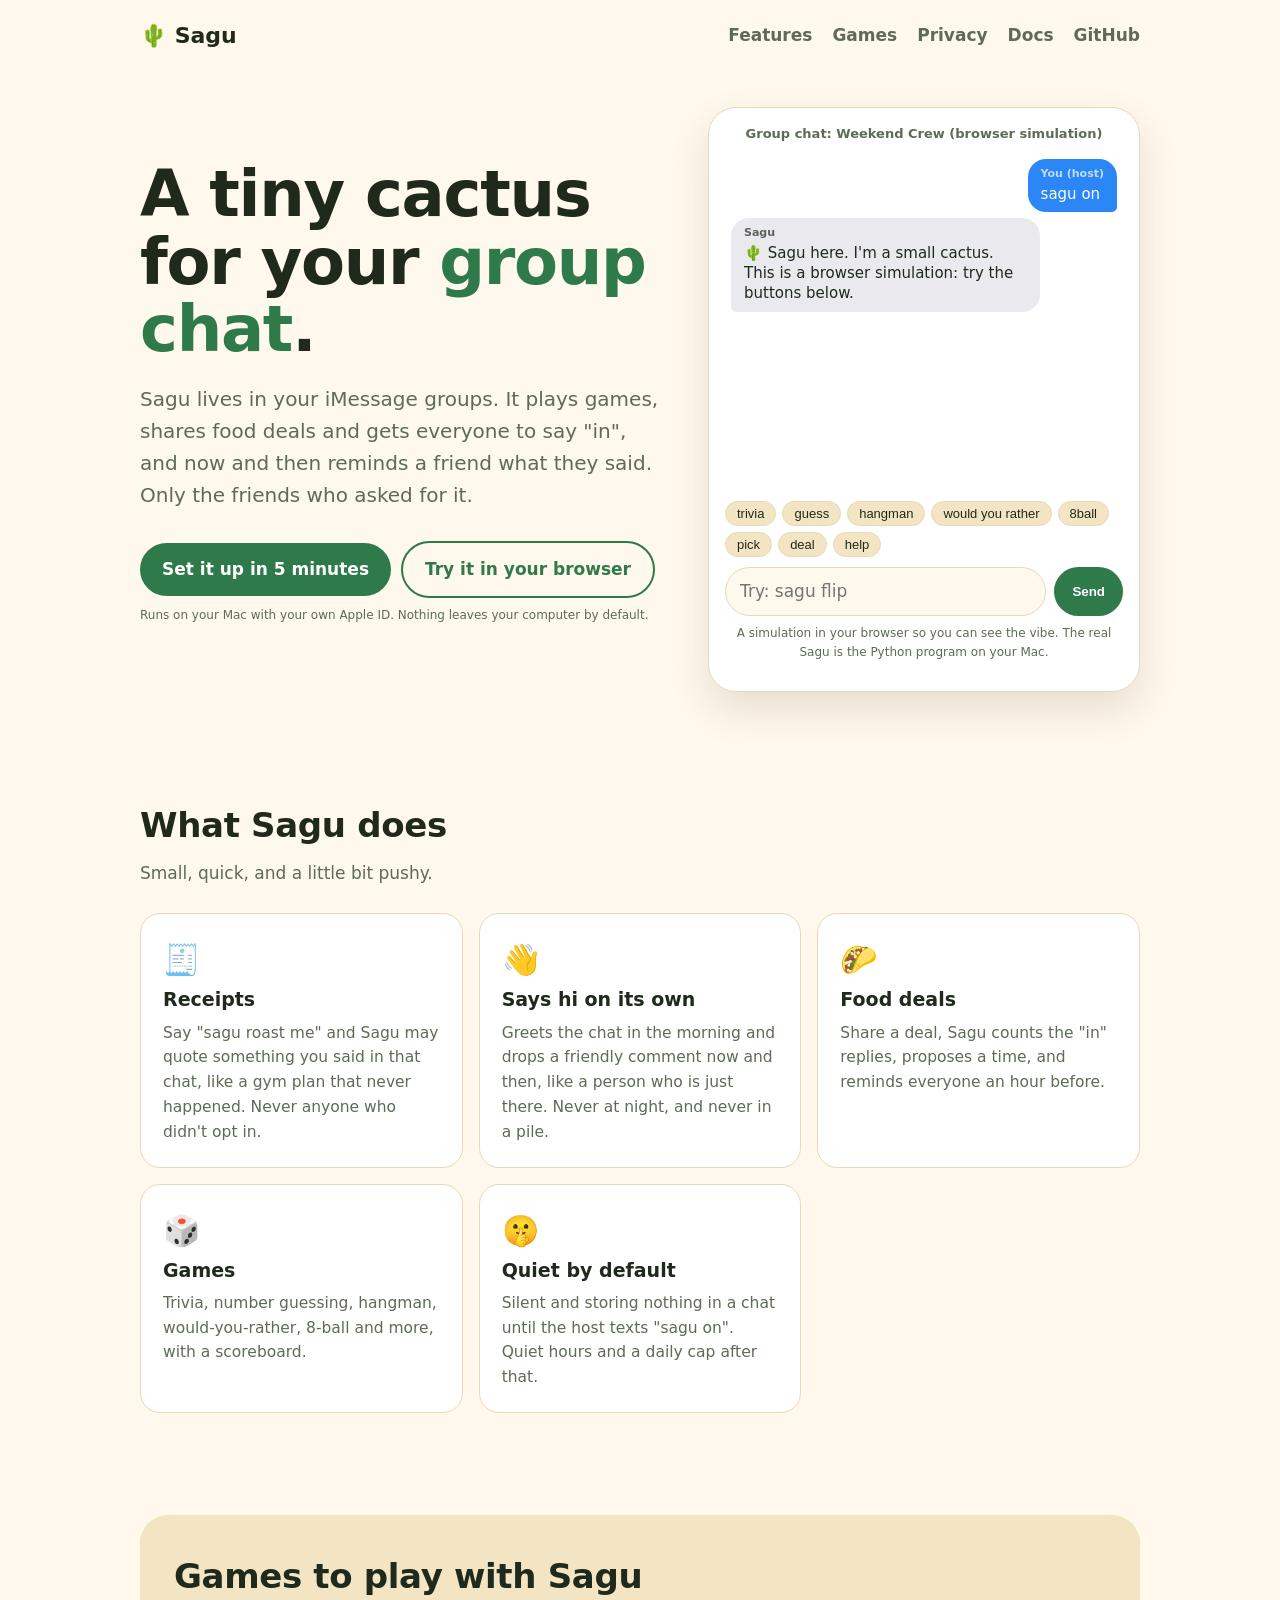
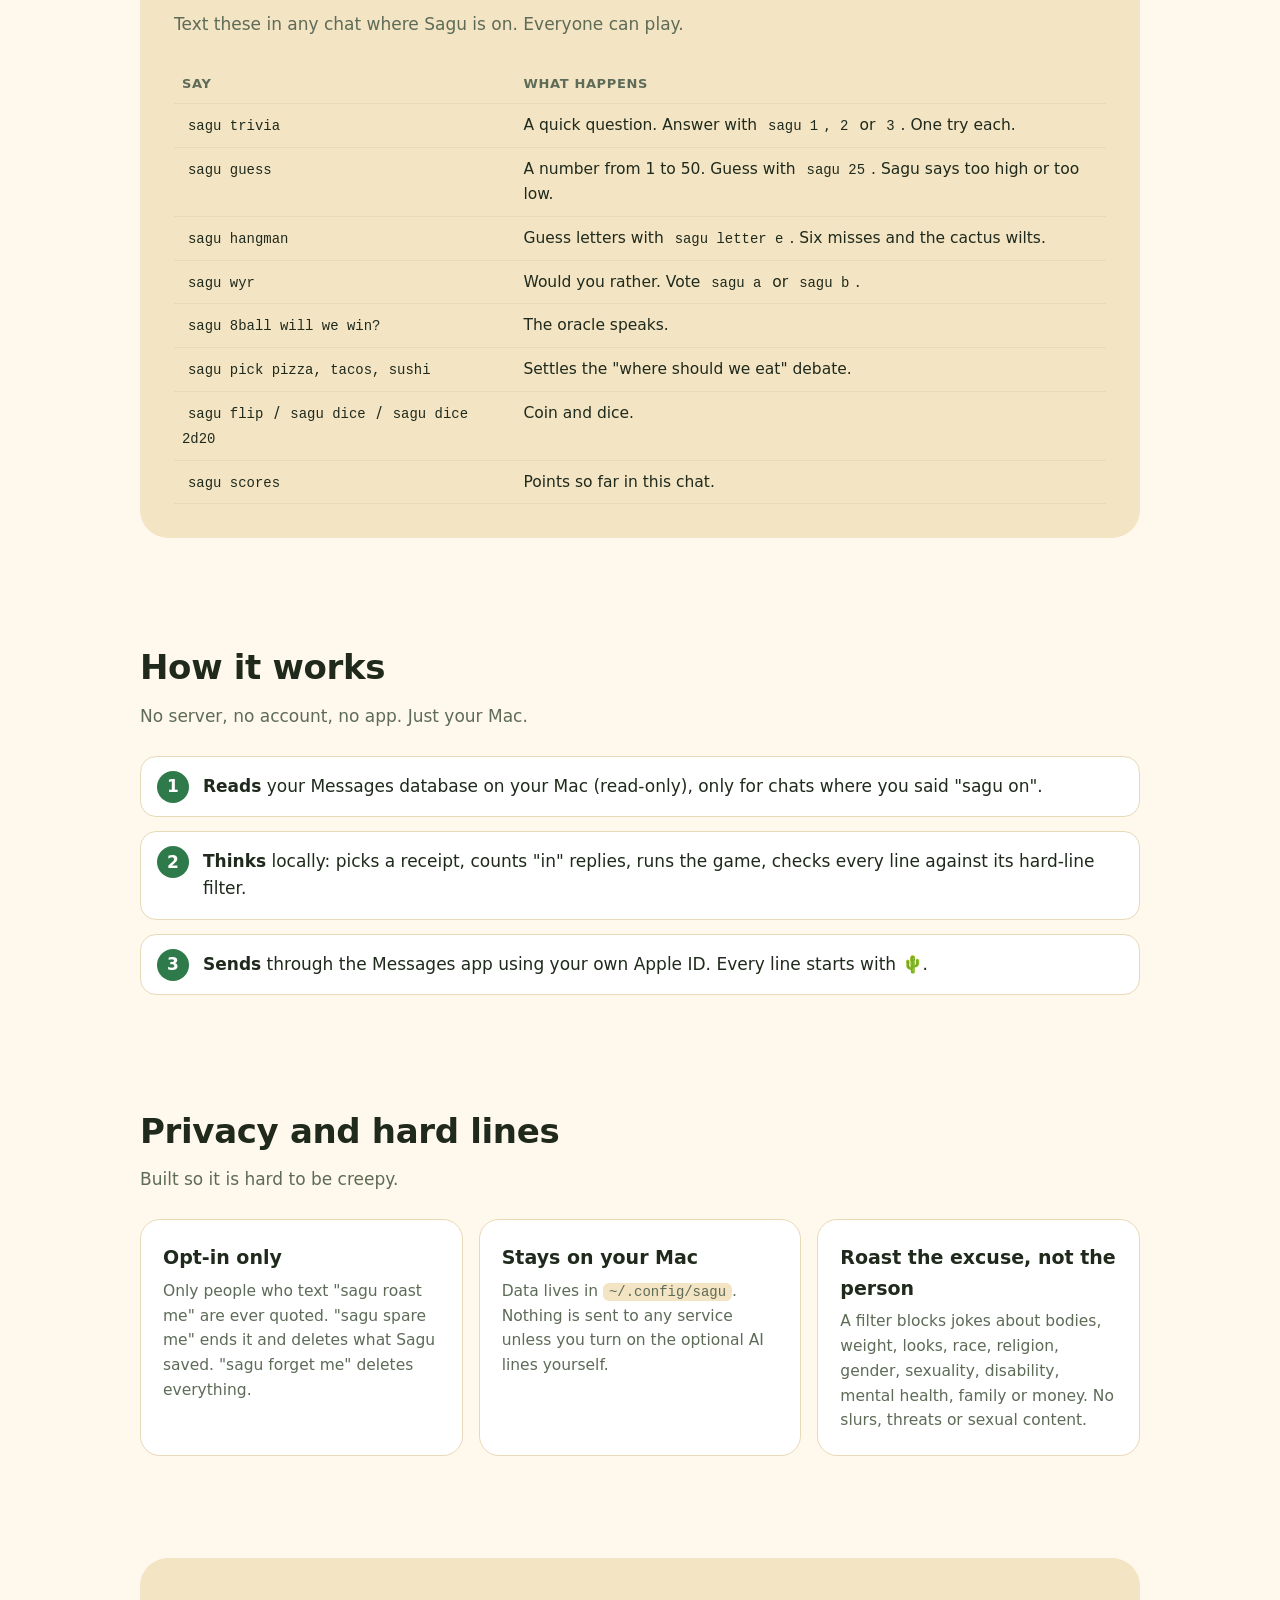
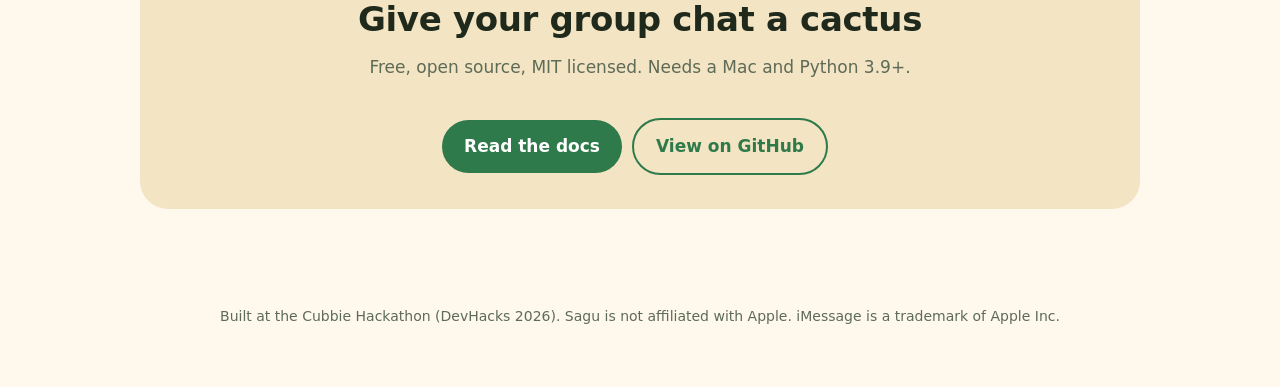
<file: site/index.html>
<!doctype html>
<html lang="en"><head><meta charset="utf-8"><meta name="viewport" content="width=device-width,initial-scale=1">
<title>Sagu - the cactus in your group chat</title>
<meta name="description" content="Sagu is a small cactus that lives in your iMessage group chats. It runs on your Mac, plays games, shares food deals, and quotes friends who asked for it.">
<link rel="icon" href="favicon.svg"><link rel="stylesheet" href="style.css"></head>
<body><div class="wrap">
<nav><a class="logo" href="./">🌵 Sagu</a><div><a class="l" href="#features">Features</a><a class="l" href="#games">Games</a><a class="l" href="#privacy">Privacy</a><a class="l" href="docs.html">Docs</a><a class="l" href="https://github.com/myselfsiddharth/sagu">GitHub</a></div></nav>
<header class="hero"><div>
<h1>A tiny cactus for your <em>group chat</em>.</h1>
<p class="lead">Sagu lives in your iMessage groups. It plays games, shares food deals and gets everyone to say "in", and now and then reminds a friend what they said. Only the friends who asked for it.</p>
<a class="btn" href="docs.html#install">Set it up in 5 minutes</a><a class="btn alt" href="#try">Try it in your browser</a>
<p class="note" style="text-align:left">Runs on your Mac with your own Apple ID. Nothing leaves your computer by default.</p></div>
<div class="phone" id="try"><h4>Group chat: Weekend Crew (browser simulation)</h4>
<div class="chat" id="chat"></div>
<div class="chips"><button data-say="sagu trivia">trivia</button><button data-say="sagu guess">guess</button><button data-say="sagu hangman">hangman</button><button data-say="sagu wyr">would you rather</button><button data-say="sagu 8ball will we win?">8ball</button><button data-say="sagu pick pizza, tacos, sushi">pick</button><button data-say="sagu deal: 2-for-1 tacos till Friday">deal</button><button data-say="sagu help">help</button></div>
<form class="send" id="send"><input id="msg" placeholder="Try: sagu flip" autocomplete="off" aria-label="message"><button>Send</button></form>
<p class="note">A simulation in your browser so you can see the vibe. The real Sagu is the Python program on your Mac.</p></div></header>

<section id="features"><h2>What Sagu does</h2><p class="sub">Small, quick, and a little bit pushy.</p>
<div class="grid">
<div class="card"><div class="emoji">🧾</div><h3>Receipts</h3><p>Say "sagu roast me" and Sagu may quote something you said in that chat, like a gym plan that never happened. Never anyone who didn't opt in.</p></div>
<div class="card"><div class="emoji">👋</div><h3>Says hi on its own</h3><p>Greets the chat in the morning and drops a friendly comment now and then, like a person who is just there. Never at night, and never in a pile.</p></div>
<div class="card"><div class="emoji">🌮</div><h3>Food deals</h3><p>Share a deal, Sagu counts the "in" replies, proposes a time, and reminds everyone an hour before.</p></div>
<div class="card"><div class="emoji">🎲</div><h3>Games</h3><p>Trivia, number guessing, hangman, would-you-rather, 8-ball and more, with a scoreboard.</p></div>
<div class="card"><div class="emoji">🤫</div><h3>Quiet by default</h3><p>Silent and storing nothing in a chat until the host texts "sagu on". Quiet hours and a daily cap after that.</p></div>
</div></section>

<section id="games"><div class="band"><h2>Games to play with Sagu</h2><p class="sub">Text these in any chat where Sagu is on. Everyone can play.</p>
<table><tr><th>Say</th><th>What happens</th></tr>
<tr><td><code>sagu trivia</code></td><td>A quick question. Answer with <code>sagu 1</code>, <code>2</code> or <code>3</code>. One try each.</td></tr>
<tr><td><code>sagu guess</code></td><td>A number from 1 to 50. Guess with <code>sagu 25</code>. Sagu says too high or too low.</td></tr>
<tr><td><code>sagu hangman</code></td><td>Guess letters with <code>sagu letter e</code>. Six misses and the cactus wilts.</td></tr>
<tr><td><code>sagu wyr</code></td><td>Would you rather. Vote <code>sagu a</code> or <code>sagu b</code>.</td></tr>
<tr><td><code>sagu 8ball will we win?</code></td><td>The oracle speaks.</td></tr>
<tr><td><code>sagu pick pizza, tacos, sushi</code></td><td>Settles the "where should we eat" debate.</td></tr>
<tr><td><code>sagu flip</code> / <code>sagu dice</code> / <code>sagu dice 2d20</code></td><td>Coin and dice.</td></tr>
<tr><td><code>sagu scores</code></td><td>Points so far in this chat.</td></tr></table></div></section>

<section id="how"><h2>How it works</h2><p class="sub">No server, no account, no app. Just your Mac.</p>
<ol class="steps"><li><b>Reads</b> your Messages database on your Mac (read-only), only for chats where you said "sagu on".</li>
<li><b>Thinks</b> locally: picks a receipt, counts "in" replies, runs the game, checks every line against its hard-line filter.</li>
<li><b>Sends</b> through the Messages app using your own Apple ID. Every line starts with 🌵.</li></ol></section>

<section id="privacy"><h2>Privacy and hard lines</h2><p class="sub">Built so it is hard to be creepy.</p>
<div class="grid">
<div class="card"><h3>Opt-in only</h3><p>Only people who text "sagu roast me" are ever quoted. "sagu spare me" ends it and deletes what Sagu saved. "sagu forget me" deletes everything.</p></div>
<div class="card"><h3>Stays on your Mac</h3><p>Data lives in <code>~/.config/sagu</code>. Nothing is sent to any service unless you turn on the optional AI lines yourself.</p></div>
<div class="card"><h3>Roast the excuse, not the person</h3><p>A filter blocks jokes about bodies, weight, looks, race, religion, gender, sexuality, disability, mental health, family or money. No slurs, threats or sexual content.</p></div>
</div></section>

<section><div class="band" style="text-align:center"><h2>Give your group chat a cactus</h2><p class="sub">Free, open source, MIT licensed. Needs a Mac and Python 3.9+.</p><a class="btn" href="docs.html#install">Read the docs</a><a class="btn alt" href="https://github.com/myselfsiddharth/sagu">View on GitHub</a></div></section>
<footer>Built at the Cubbie Hackathon (DevHacks 2026). Sagu is not affiliated with Apple. iMessage is a trademark of Apple Inc.</footer>
</div><script src="chat.js"></script></body></html>
</file>
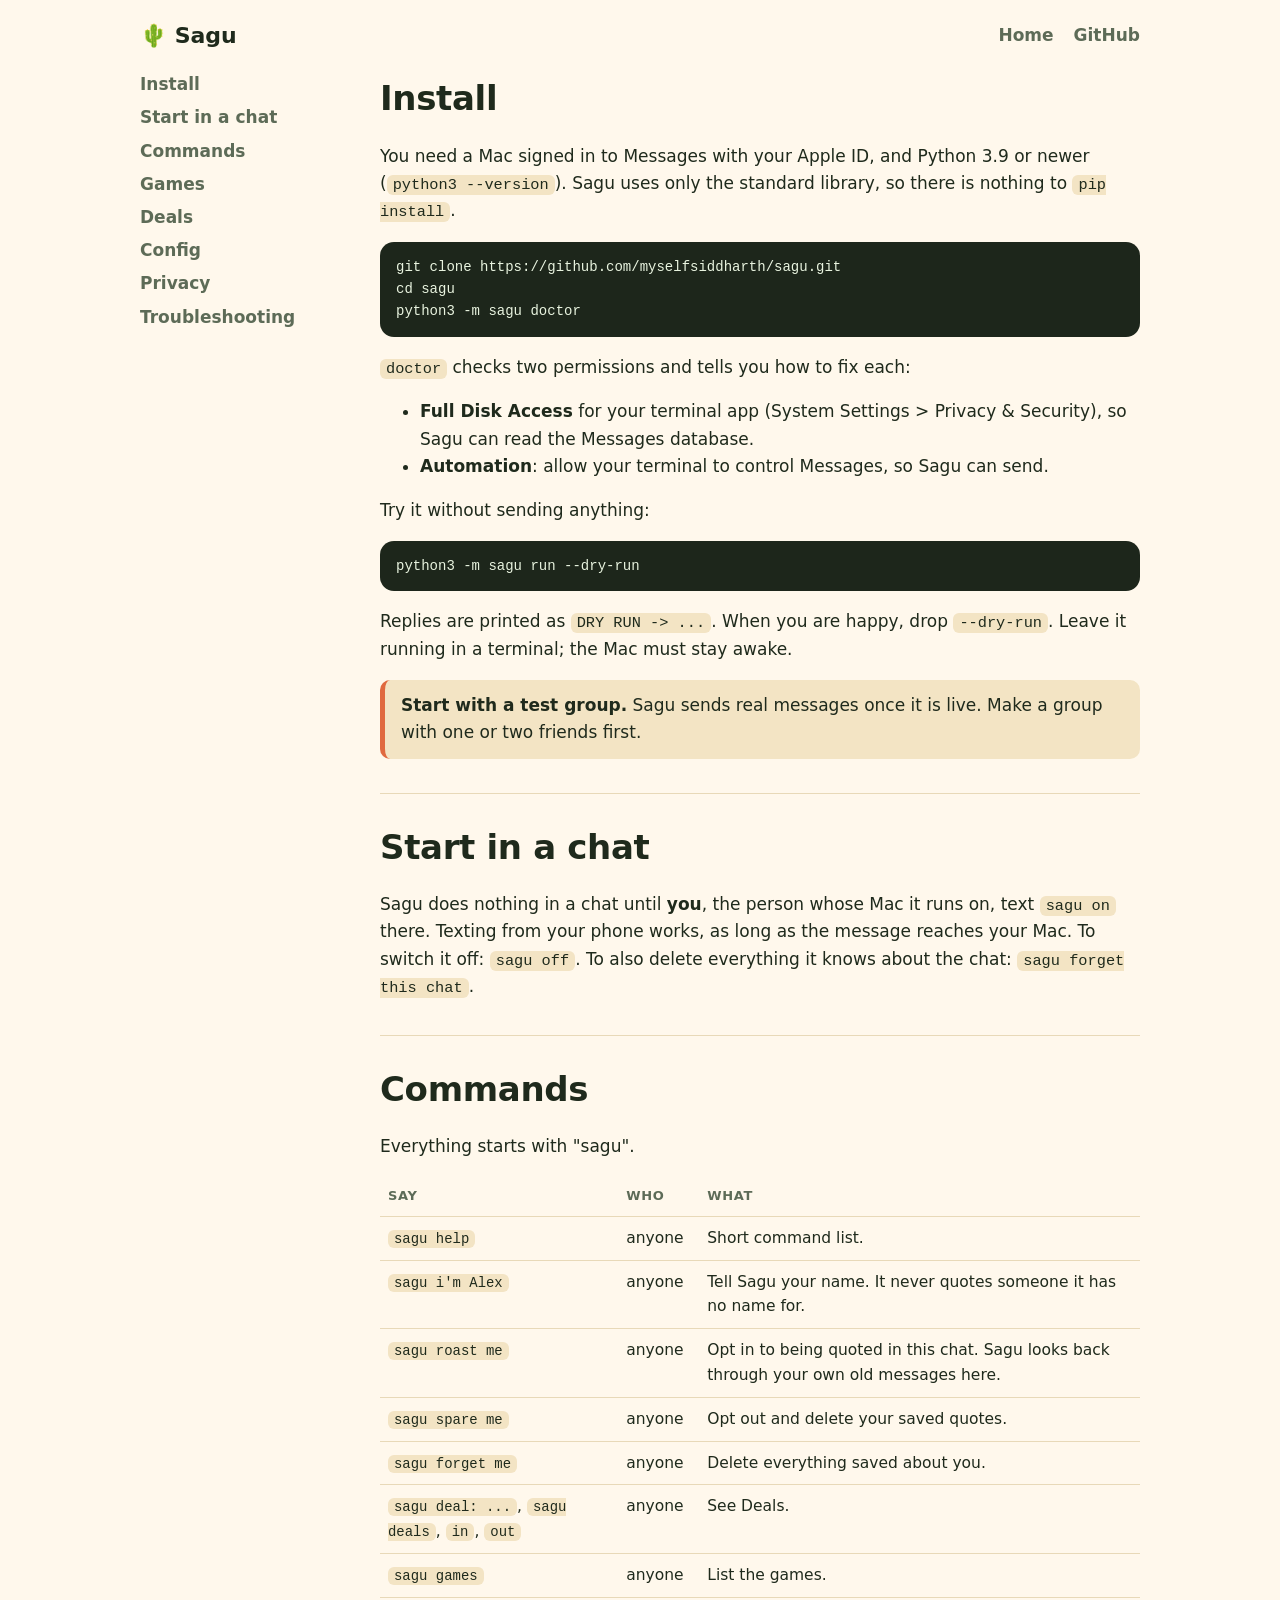
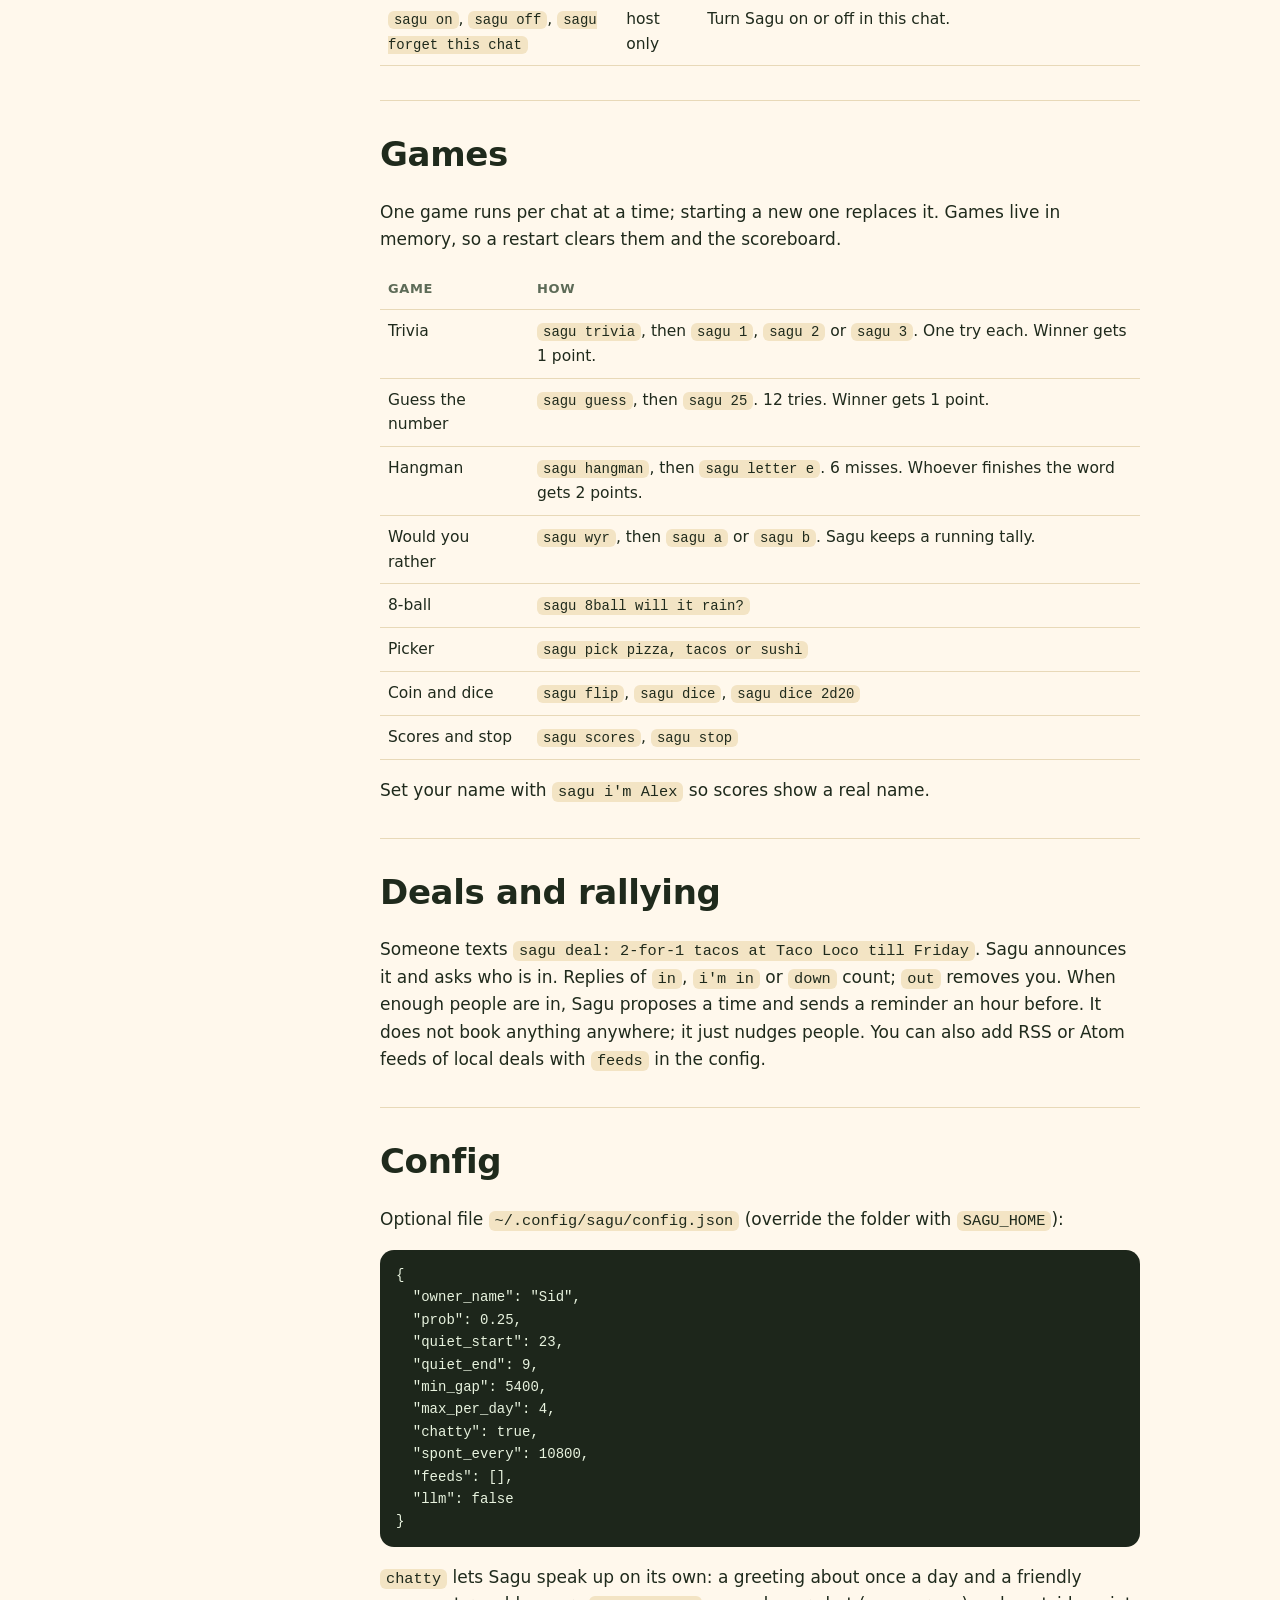
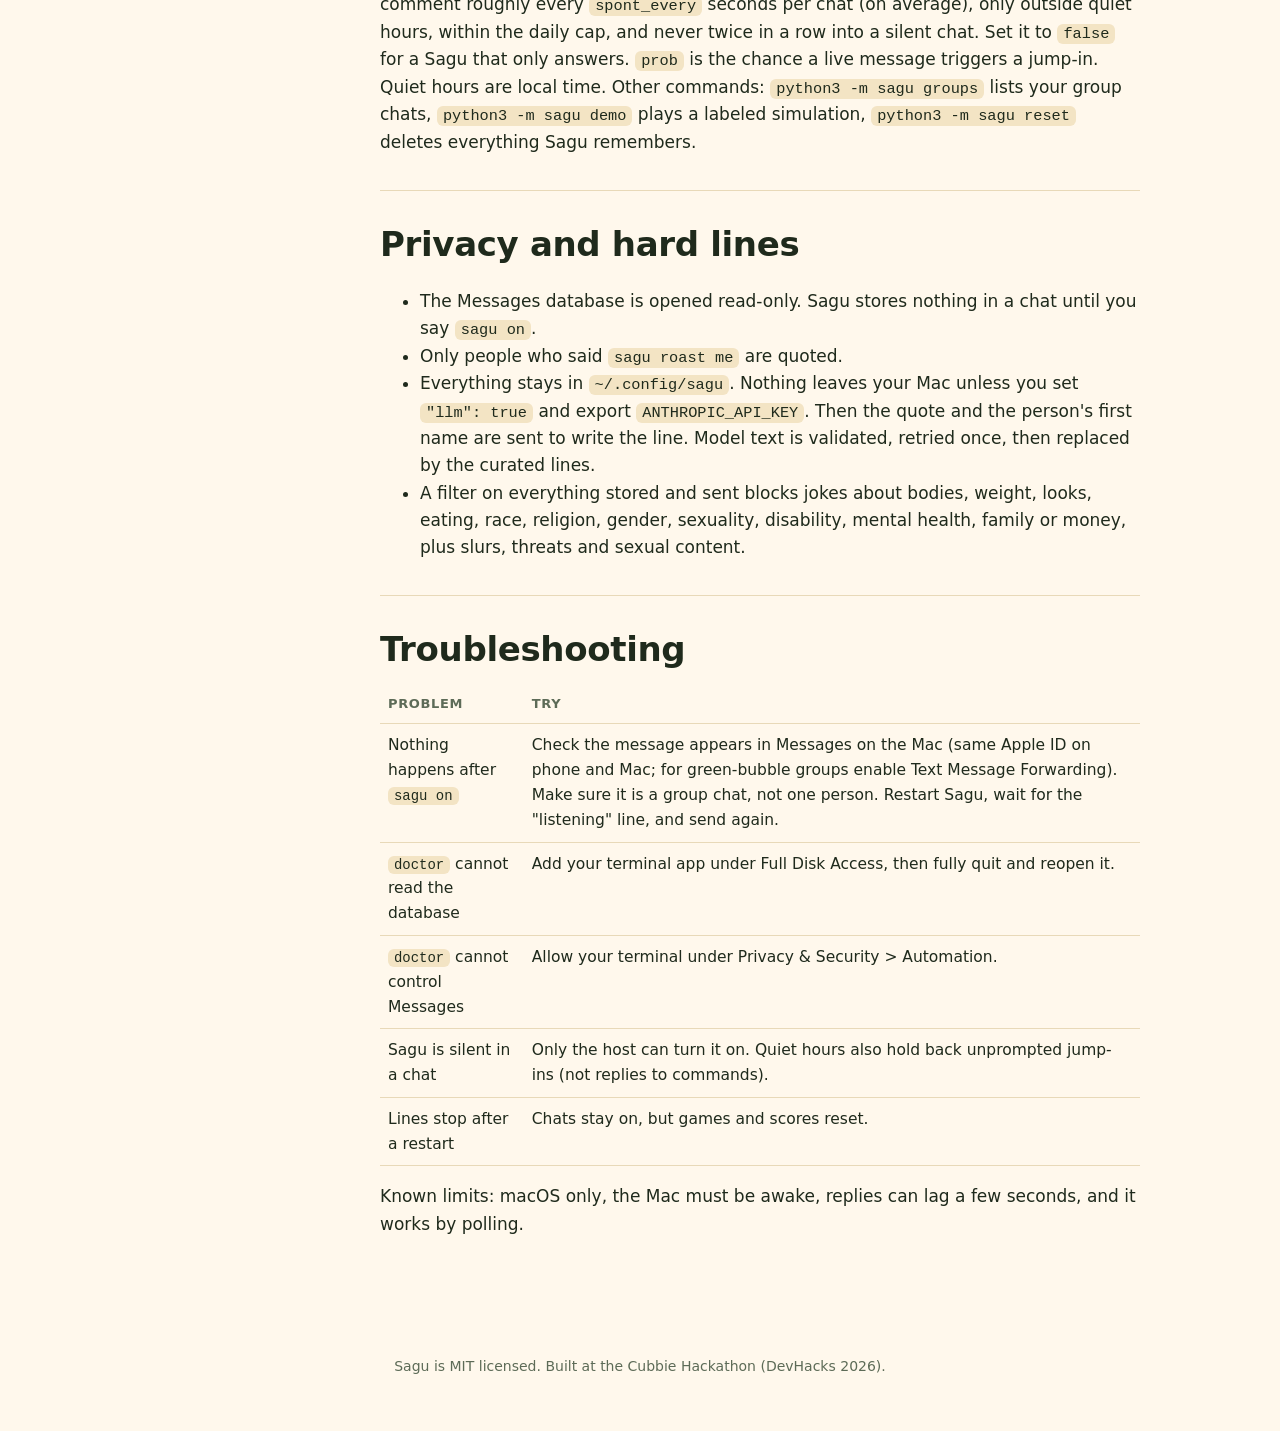
<file: site/docs.html>
<!doctype html>
<html lang="en"><head><meta charset="utf-8"><meta name="viewport" content="width=device-width,initial-scale=1">
<title>Sagu docs</title><meta name="description" content="Install and use Sagu: setup, commands, games, deals, privacy and troubleshooting.">
<link rel="icon" href="favicon.svg"><link rel="stylesheet" href="style.css"></head>
<body><div class="wrap">
<nav><a class="logo" href="./">🌵 Sagu</a><div><a class="l" href="./">Home</a><a class="l" href="https://github.com/myselfsiddharth/sagu">GitHub</a></div></nav>
<div class="docs"><aside class="toc"><a href="#install">Install</a><a href="#start">Start in a chat</a><a href="#commands">Commands</a><a href="#games">Games</a><a href="#deals">Deals</a><a href="#config">Config</a><a href="#privacy">Privacy</a><a href="#trouble">Troubleshooting</a></aside>
<main>
<h2 id="install">Install</h2>
<p>You need a Mac signed in to Messages with your Apple ID, and Python 3.9 or newer (<code>python3 --version</code>). Sagu uses only the standard library, so there is nothing to <code>pip install</code>.</p>
<pre>git clone https://github.com/myselfsiddharth/sagu.git
cd sagu
python3 -m sagu doctor</pre>
<p><code>doctor</code> checks two permissions and tells you how to fix each:</p>
<ul><li><b>Full Disk Access</b> for your terminal app (System Settings > Privacy &amp; Security), so Sagu can read the Messages database.</li>
<li><b>Automation</b>: allow your terminal to control Messages, so Sagu can send.</li></ul>
<p>Try it without sending anything:</p>
<pre>python3 -m sagu run --dry-run</pre>
<p>Replies are printed as <code>DRY RUN -&gt; ...</code>. When you are happy, drop <code>--dry-run</code>. Leave it running in a terminal; the Mac must stay awake.</p>
<div class="warn"><b>Start with a test group.</b> Sagu sends real messages once it is live. Make a group with one or two friends first.</div>

<h2 id="start">Start in a chat</h2>
<p>Sagu does nothing in a chat until <b>you</b>, the person whose Mac it runs on, text <code>sagu on</code> there. Texting from your phone works, as long as the message reaches your Mac. To switch it off: <code>sagu off</code>. To also delete everything it knows about the chat: <code>sagu forget this chat</code>.</p>

<h2 id="commands">Commands</h2>
<p>Everything starts with "sagu".</p>
<table><tr><th>Say</th><th>Who</th><th>What</th></tr>
<tr><td><code>sagu help</code></td><td>anyone</td><td>Short command list.</td></tr>
<tr><td><code>sagu i'm Alex</code></td><td>anyone</td><td>Tell Sagu your name. It never quotes someone it has no name for.</td></tr>
<tr><td><code>sagu roast me</code></td><td>anyone</td><td>Opt in to being quoted in this chat. Sagu looks back through your own old messages here.</td></tr>
<tr><td><code>sagu spare me</code></td><td>anyone</td><td>Opt out and delete your saved quotes.</td></tr>
<tr><td><code>sagu forget me</code></td><td>anyone</td><td>Delete everything saved about you.</td></tr>
<tr><td><code>sagu deal: ...</code>, <code>sagu deals</code>, <code>in</code>, <code>out</code></td><td>anyone</td><td>See Deals.</td></tr>
<tr><td><code>sagu games</code></td><td>anyone</td><td>List the games.</td></tr>
<tr><td><code>sagu on</code>, <code>sagu off</code>, <code>sagu forget this chat</code></td><td>host only</td><td>Turn Sagu on or off in this chat.</td></tr></table>

<h2 id="games">Games</h2>
<p>One game runs per chat at a time; starting a new one replaces it. Games live in memory, so a restart clears them and the scoreboard.</p>
<table><tr><th>Game</th><th>How</th></tr>
<tr><td>Trivia</td><td><code>sagu trivia</code>, then <code>sagu 1</code>, <code>sagu 2</code> or <code>sagu 3</code>. One try each. Winner gets 1 point.</td></tr>
<tr><td>Guess the number</td><td><code>sagu guess</code>, then <code>sagu 25</code>. 12 tries. Winner gets 1 point.</td></tr>
<tr><td>Hangman</td><td><code>sagu hangman</code>, then <code>sagu letter e</code>. 6 misses. Whoever finishes the word gets 2 points.</td></tr>
<tr><td>Would you rather</td><td><code>sagu wyr</code>, then <code>sagu a</code> or <code>sagu b</code>. Sagu keeps a running tally.</td></tr>
<tr><td>8-ball</td><td><code>sagu 8ball will it rain?</code></td></tr>
<tr><td>Picker</td><td><code>sagu pick pizza, tacos or sushi</code></td></tr>
<tr><td>Coin and dice</td><td><code>sagu flip</code>, <code>sagu dice</code>, <code>sagu dice 2d20</code></td></tr>
<tr><td>Scores and stop</td><td><code>sagu scores</code>, <code>sagu stop</code></td></tr></table>
<p>Set your name with <code>sagu i'm Alex</code> so scores show a real name.</p>

<h2 id="deals">Deals and rallying</h2>
<p>Someone texts <code>sagu deal: 2-for-1 tacos at Taco Loco till Friday</code>. Sagu announces it and asks who is in. Replies of <code>in</code>, <code>i'm in</code> or <code>down</code> count; <code>out</code> removes you. When enough people are in, Sagu proposes a time and sends a reminder an hour before. It does not book anything anywhere; it just nudges people. You can also add RSS or Atom feeds of local deals with <code>feeds</code> in the config.</p>

<h2 id="config">Config</h2>
<p>Optional file <code>~/.config/sagu/config.json</code> (override the folder with <code>SAGU_HOME</code>):</p>
<pre>{
  "owner_name": "Sid",
  "prob": 0.25,
  "quiet_start": 23,
  "quiet_end": 9,
  "min_gap": 5400,
  "max_per_day": 4,
  "chatty": true,
  "spont_every": 10800,
  "feeds": [],
  "llm": false
}</pre>
<p><code>chatty</code> lets Sagu speak up on its own: a greeting about once a day and a friendly comment roughly every <code>spont_every</code> seconds per chat (on average), only outside quiet hours, within the daily cap, and never twice in a row into a silent chat. Set it to <code>false</code> for a Sagu that only answers. <code>prob</code> is the chance a live message triggers a jump-in. Quiet hours are local time. Other commands: <code>python3 -m sagu groups</code> lists your group chats, <code>python3 -m sagu demo</code> plays a labeled simulation, <code>python3 -m sagu reset</code> deletes everything Sagu remembers.</p>

<h2 id="privacy">Privacy and hard lines</h2>
<ul><li>The Messages database is opened read-only. Sagu stores nothing in a chat until you say <code>sagu on</code>.</li>
<li>Only people who said <code>sagu roast me</code> are quoted.</li>
<li>Everything stays in <code>~/.config/sagu</code>. Nothing leaves your Mac unless you set <code>"llm": true</code> and export <code>ANTHROPIC_API_KEY</code>. Then the quote and the person's first name are sent to write the line. Model text is validated, retried once, then replaced by the curated lines.</li>
<li>A filter on everything stored and sent blocks jokes about bodies, weight, looks, eating, race, religion, gender, sexuality, disability, mental health, family or money, plus slurs, threats and sexual content.</li></ul>

<h2 id="trouble">Troubleshooting</h2>
<table><tr><th>Problem</th><th>Try</th></tr>
<tr><td>Nothing happens after <code>sagu on</code></td><td>Check the message appears in Messages on the Mac (same Apple ID on phone and Mac; for green-bubble groups enable Text Message Forwarding). Make sure it is a group chat, not one person. Restart Sagu, wait for the "listening" line, and send again.</td></tr>
<tr><td><code>doctor</code> cannot read the database</td><td>Add your terminal app under Full Disk Access, then fully quit and reopen it.</td></tr>
<tr><td><code>doctor</code> cannot control Messages</td><td>Allow your terminal under Privacy &amp; Security > Automation.</td></tr>
<tr><td>Sagu is silent in a chat</td><td>Only the host can turn it on. Quiet hours also hold back unprompted jump-ins (not replies to commands).</td></tr>
<tr><td>Lines stop after a restart</td><td>Chats stay on, but games and scores reset.</td></tr></table>
<p>Known limits: macOS only, the Mac must be awake, replies can lag a few seconds, and it works by polling.</p>
</main></div>
<footer>Sagu is MIT licensed. Built at the Cubbie Hackathon (DevHacks 2026).</footer></div></body></html>
</file>
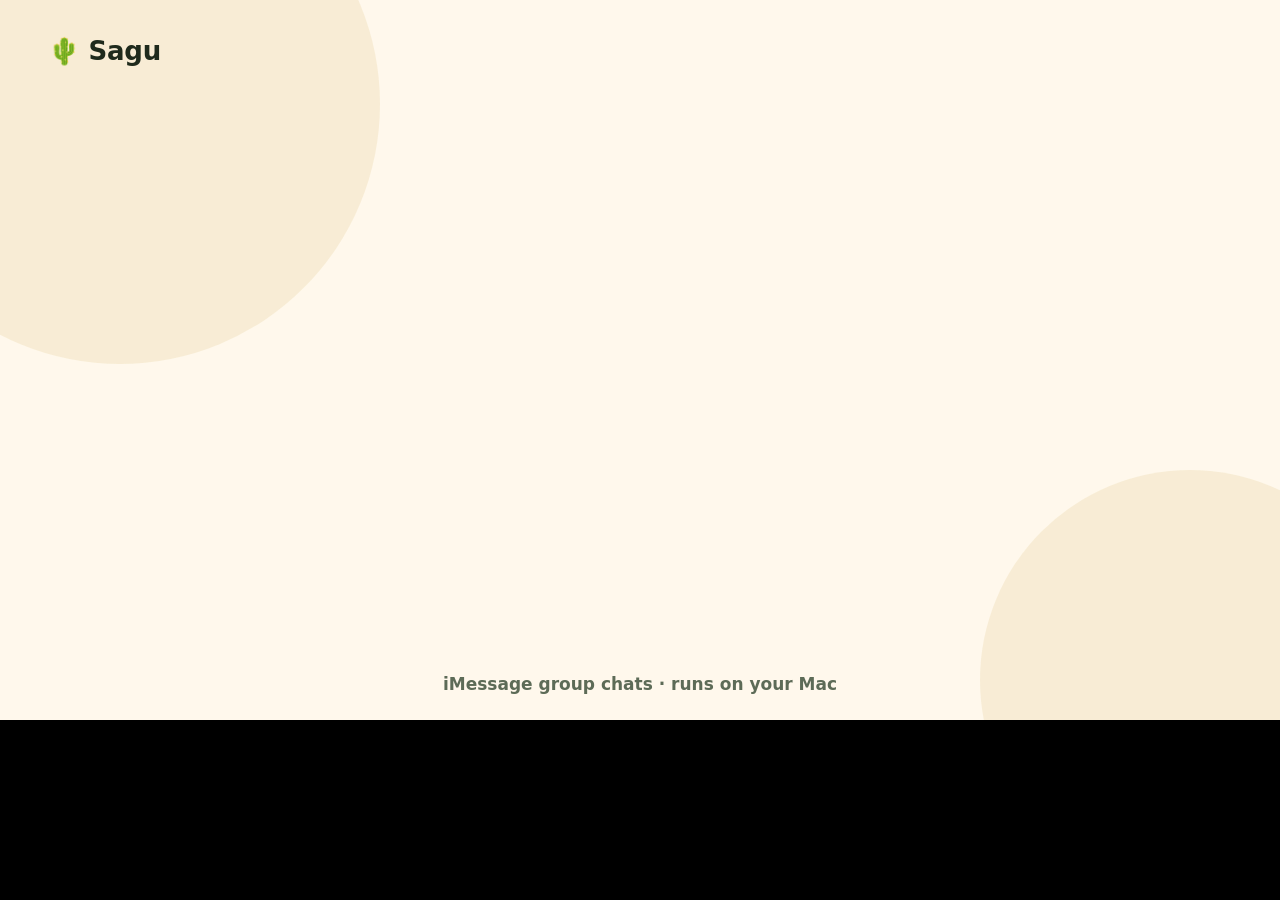
<file: video/scene.html>
<!doctype html><html><head><meta charset="utf-8"><title>Sagu launch video</title>
<style>
:root{--cream:#fff8ec;--ink:#1f2a1c;--muted:#5d6b57;--green:#2f7a4b;--green-d:#1f5535;--sand:#f3e4c4;--clay:#e0693f;--bubble:#ececf0;--blue:#2b86f6}
*{box-sizing:border-box}html,body{margin:0;background:#000}
#stage{position:relative;width:1280px;height:720px;overflow:hidden;font-family:ui-rounded,"Nunito","Avenir Next",system-ui,sans-serif;color:var(--ink);background:var(--cream)}
.abs{position:absolute}
#bg2{inset:0;background:var(--green);opacity:0}
.blob{border-radius:50%;background:var(--sand)}
#brand{left:48px;top:36px;font-weight:800;font-size:26px;letter-spacing:-.01em}
#footer{left:0;right:0;bottom:26px;text-align:center;font-size:17px;color:var(--muted);font-weight:600}
.scene{inset:0;opacity:0}
h1,h2{margin:0;letter-spacing:-.025em;line-height:1.03}
.h{left:72px;top:210px;width:560px;font-size:68px;font-weight:800}
.h em{font-style:normal;color:var(--green)}
.sub{left:74px;font-size:28px;color:var(--muted);font-weight:600;width:540px}
#phone{left:700px;top:70px;width:420px;height:580px;background:#fff;border-radius:44px;border:2px solid #e8d9b8;box-shadow:0 30px 60px rgba(70,45,0,.16);overflow:hidden}
#phoneHead{height:62px;border-bottom:1px solid #eee;display:flex;align-items:center;justify-content:center;font-weight:700;font-size:18px;color:#444;gap:8px}
#chat{position:absolute;left:0;right:0;top:62px;bottom:0;padding:12px 14px;display:flex;flex-direction:column;justify-content:flex-end;overflow:hidden}
.row{display:grid;grid-template-rows:0fr}
.row>div{overflow:hidden;display:flex;flex-direction:column}
.bub{max-width:82%;padding:10px 15px;border-radius:22px;font-size:19px;line-height:1.3;margin:4px 0;white-space:pre-line;transform-origin:left bottom}
.them .bub{background:var(--bubble);align-self:flex-start;border-bottom-left-radius:6px}
.me .bub{background:var(--blue);color:#fff;align-self:flex-end;border-bottom-right-radius:6px;transform-origin:right bottom}
.who{font-size:12px;color:#8a8a8a;margin:6px 8px 0;font-weight:600}.me .who{align-self:flex-end}
.dots{display:inline-flex;gap:5px;padding:4px 2px}.dots i{width:8px;height:8px;border-radius:50%;background:#9a9aa2;display:block}
.chip{display:flex;align-items:center;gap:16px;background:#fff;border:2px solid #e8d9b8;border-radius:26px;padding:20px 28px;font-size:30px;font-weight:700;width:480px;left:700px;box-shadow:0 14px 30px rgba(70,45,0,.08)}
.chip span{font-size:38px}
#end1{left:0;right:0;top:405px;text-align:center;font-size:92px;font-weight:800;color:#fff}
#end2{left:0;right:0;top:515px;text-align:center;font-size:44px;font-weight:700;color:#fff3d6}
#end3{left:0;right:0;top:600px;text-align:center;font-size:24px;font-weight:700;color:#cfeedb;letter-spacing:.02em}
#mascot{left:0;top:0;width:260px;height:300px;transform-origin:130px 280px}
</style></head><body>
<div id="stage">
<div class="abs" id="bg2"></div>
<div class="abs blob" id="b1" style="width:520px;height:520px;left:-140px;top:-170px;opacity:.55"></div>
<div class="abs blob" id="b2" style="width:420px;height:420px;right:-120px;bottom:-170px;opacity:.55"></div>
<div class="abs" id="brand">🌵 Sagu</div>

<div class="abs scene" id="s0"><h1 class="abs h" style="top:250px;font-size:96px">Meet <em>Sagu.</em></h1><div class="abs sub" style="top:380px;font-size:34px">A tiny cactus that lives<br>in your group chat.</div></div>
<div class="abs scene" id="s1"><h2 class="abs h">Says hi.<br><em>Plays games.</em></h2></div>
<div class="abs scene" id="s2"><h2 class="abs h" style="font-size:60px">Finds food deals.<br><em>Gets everyone in.</em></h2></div>
<div class="abs scene" id="s3"><h2 class="abs h">Remembers.<br><em>Brings receipts.</em></h2><div class="abs sub" style="top:372px">Only for friends who ask.</div></div>
<div class="abs scene" id="s4"><h2 class="abs h" style="top:220px">Runs on <em>your Mac.</em></h2>
 <div class="abs chip" style="top:130px" id="c0"><span>🍎</span>Your own Apple ID</div>
 <div class="abs chip" style="top:260px" id="c1"><span>🔒</span>Stays on your Mac</div>
 <div class="abs chip" style="top:390px" id="c2"><span>🙋</span>Opt-in only</div>
 <div class="abs chip" style="top:520px" id="c3"><span>⏱️</span>Set up in 5 minutes</div></div>
<div class="abs" id="phone"><div id="phoneHead">🌵 Weekend Crew</div><div id="chat"></div></div>
<div class="abs scene" id="s5"><div class="abs" id="end1">Try it now.</div><div class="abs" id="end2">Sagu is waiting for you.</div><div class="abs" id="end3">github.com/myselfsiddharth/sagu</div></div>

<svg id="mascot" class="abs" viewBox="0 0 260 300" width="260" height="300">
 <ellipse id="shadow" cx="130" cy="284" rx="62" ry="10" fill="#000" opacity=".14"/>
 <g id="mbody">
  <g id="armL"><path d="M72 196c-26 0-38-14-38-38v-44c0-10 16-10 16 0v44c0 12 8 20 22 20z" fill="#3b9a5c"/></g>
  <g id="armR" style="transform-origin:190px 190px"><path d="M188 176c26 0 38-14 38-38V84c0-10-16-10-16 0v54c0 12-8 20-22 20z" fill="#3b9a5c"/></g>
  <rect x="70" y="50" width="120" height="228" rx="60" fill="#4cb26e"/>
  <rect x="70" y="50" width="38" height="228" rx="19" fill="#fff" opacity=".12"/>
  <g stroke="#1f5535" stroke-width="3.5" stroke-linecap="round" opacity=".7"><path d="M80 110l-9-3M80 210l-9 3M180 120l9-3M180 230l9 3M130 70v-8"/></g>
  <g id="flower"><circle cx="130" cy="42" r="15" fill="#e0693f"/><circle cx="111" cy="52" r="10" fill="#f08a62"/><circle cx="149" cy="52" r="10" fill="#f08a62"/><circle cx="130" cy="42" r="6" fill="#ffd36b"/></g>
  <g id="eyes"><ellipse id="eL" cx="108" cy="140" rx="9" ry="11" fill="#1f2a1c"/><ellipse id="eR" cx="152" cy="140" rx="9" ry="11" fill="#1f2a1c"/><circle cx="111" cy="136" r="3" fill="#fff"/><circle cx="155" cy="136" r="3" fill="#fff"/></g>
  <circle cx="92" cy="165" r="9" fill="#ff8a8a" opacity=".55"/><circle cx="168" cy="165" r="9" fill="#ff8a8a" opacity=".55"/>
  <path id="smile" d="M114 160q16 18 32 0" fill="none" stroke="#1f2a1c" stroke-width="6" stroke-linecap="round"/>
  <path id="talk" d="M114 158q16 2 32 0q-2 22-16 22t-16-22z" fill="#1f2a1c" opacity="0"/>
 </g></svg>
<div class="abs" id="footer">iMessage group chats · runs on your Mac</div>
</div>
<script src="timeline.js"></script>
<script>
const $=id=>document.getElementById(id), clamp=(x,a=0,b=1)=>Math.min(b,Math.max(a,x));
const ease=x=>{x=clamp(x);return x<.5?4*x*x*x:1-Math.pow(-2*x+2,3)/2}, out=x=>1-Math.pow(1-clamp(x),3);
const back=x=>{x=clamp(x);const c=1.9;return 1+(c+1)*Math.pow(x-1,3)+c*Math.pow(x-1,2)};
const prog=(t,a,b)=>clamp((t-a)/(b-a)), lerp=(a,b,k)=>a+(b-a)*k;
const P='\u{1F335} ';
// mascot pose per scene: x,y (top-left of the 260x300 box), scale
const POSE=[{x:830,y:190,s:1.55},{x:150,y:330,s:.62},{x:150,y:330,s:.62},{x:150,y:440,s:.62},{x:170,y:360,s:.85},{x:510,y:60,s:1.15}];
const CHAT=[null,
[{t:.5,w:'s',n:'Sagu',x:'Good morning, everyone.',ty:0},{t:1.5,w:'m',n:'Ana',x:'sagu trivia'},{t:2.5,w:'s',n:'Sagu',x:'Trivia: which planet is closest to the sun?\n1. Venus  2. Mercury  3. Mars',ty:1.0},{t:3.9,w:'m',n:'Ben',x:'sagu 2'},{t:4.9,w:'s',n:'Sagu',x:'Ben is right: Mercury. +1 point.',ty:.8}],
[{t:.4,w:'m',n:'Cy',x:'sagu deal: 2-for-1 tacos till Friday'},{t:1.7,w:'s',n:'Sagu',x:'On it. Who is in? Reply "in".',ty:.9},{t:3.0,w:'m',n:'Ana',x:'in'},{t:3.7,w:'m',n:'Ben',x:'in'},{t:5.0,w:'s',n:'Sagu',x:'That is 2 for tacos. Proposed time: Sunday 6:30pm.',ty:.9}],
[{t:.8,w:'s',n:'Sagu',x:'Ana, 2 weeks ago: "I\'ll start the 6am gym thing Monday." How did that go?',ty:.9},{t:3.6,w:'m',n:'Ana',x:'ok fair \u{1F605}'},{t:5.1,w:'s',n:'Sagu',x:'Only for friends who say "sagu roast me".',ty:.8}]];
const rows=[null,[],[],[]];
for(let i=1;i<=3;i++)CHAT[i].forEach(m=>{const r=document.createElement('div');r.className='row '+(m.w==='s'?'them':'me');
 r.innerHTML='<div><div class="who"></div><div class="bub"></div></div>';r.querySelector('.who').textContent=m.n;m.el=r;m.bub=r.querySelector('.bub');m.who=r.querySelector('.who');rows[i].push(r);$('chat').appendChild(r)});
const dotsHTML='<span class="dots"><i></i><i></i><i></i></span>';
function setScene(i,o){const e=$('s'+i);e.style.opacity=o;e.style.transform='translateY('+((1-o)*18)+'px)'}
function render(t){
 const n=T.starts.length;let cur=0;for(let i=0;i<n;i++)if(t>=T.starts[i]-0.25)cur=i;
 // background to green for the last scene
 const g=ease(prog(t,T.starts[5]-.6,T.starts[5]+.2));$('bg2').style.opacity=g;
 $('brand').style.color=g>.5?'#fff':'#1f2a1c';$('footer').style.opacity=1-g;
 $('b1').style.opacity=lerp(.55,.12,g);$('b2').style.opacity=lerp(.55,.12,g);
 $('b1').style.transform='translate('+Math.sin(t*.4)*18+'px,'+Math.cos(t*.3)*14+'px)';
 for(let i=0;i<n;i++){const a=T.starts[i]-.25,b=T.ends[i];const o=i==5?ease(prog(t,a,a+.6)):ease(prog(t,a,a+.55))*(1-ease(prog(t,b-.45,b-.05)));setScene(i,t>=a&&t<=b+.1?o:0)}
 // phone visible in scenes 1-3
 const ph=ease(prog(t,T.starts[1]-.4,T.starts[1]+.5))*(1-ease(prog(t,T.starts[4]-.7,T.starts[4]-.2)));
 $('phone').style.opacity=ph;$('phone').style.transform='translate('+((1-ph)*70)+'px,0) scale('+lerp(.94,1,ph)+')';
 // chat messages
 for(let i=1;i<=3;i++){const t0=T.starts[i];CHAT[i].forEach(m=>{
   const at=t0+m.t, ty=m.ty||0, show=ease(prog(t,at-.02,at+.35));
   const typing=ty&&t>=at-ty&&t<at;
   const vis=(t>=at-ty-.02)&&i===cur||(t>=at-ty-.02&&t<T.ends[i]);
   const act=vis&&(i===cur||t<T.ends[i]);
   const grow=act?ease(prog(t,at-ty-.02,at-ty+.3)):0;
   m.el.style.gridTemplateRows=(typing?grow:(ty?1:show)).toFixed(3)+'fr';
   if(ty&&!typing&&t>=at)m.el.style.gridTemplateRows='1fr';
   if(typing){m.bub.innerHTML=dotsHTML;m.who.textContent=m.n;m.bub.querySelectorAll('i').forEach((d,k)=>{d.style.transform='translateY('+(-Math.abs(Math.sin(t*7+k*.9))*5)+'px)'})}
   else{m.bub.textContent=m.w==='s'?P+m.x:m.x}
   const pop=t>=at?back(prog(t,at,at+.4)):(typing?1:0);
   m.bub.style.transform='scale('+(act?pop:0)+')';m.bub.style.opacity=act?(typing||t>=at?1:0):0;
   m.who.style.opacity=act&&(typing||t>=at)?1:0;
  });
  // chat clears (fades) when its scene ends
  rows[i].forEach(r=>{const out=1-ease(prog(t,T.ends[i]-.45,T.ends[i]-.05));r.style.opacity=t>T.starts[i]-.5?(t<T.ends[i]+.1?out:0):0;if(t>=T.ends[i]-.05||t<T.starts[i]-.5)r.style.gridTemplateRows='0fr'});}
 // chips
 for(let k=0;k<4;k++){const a=T.starts[4]+.5+k*.55;const p=back(prog(t,a,a+.5));const o=clamp((t-a)/.25)*(1-ease(prog(t,T.ends[4]-.45,T.ends[4]-.05)));const c=$('c'+k);c.style.opacity=t>=T.starts[4]-.25?o:0;c.style.transform='translateX('+((1-p)*80)+'px)'}
 // mascot pose
 let pose=POSE[0];for(let i=1;i<n;i++){const k=ease(prog(t,T.starts[i]-.55,T.starts[i]+.45));pose={x:lerp(POSE[i-1].x,POSE[i].x,k),y:lerp(POSE[i-1].y,POSE[i].y,k),s:lerp(POSE[i-1].s,POSE[i].s,k)};if(t<T.starts[i]+.45)break}
 for(let i=n-1;i>=0;i--){if(t>=T.starts[i]-.55){const prev=i?POSE[i-1]:POSE[0],k=i?ease(prog(t,T.starts[i]-.55,T.starts[i]+.45)):1;pose={x:lerp(prev.x,POSE[i].x,k),y:lerp(prev.y,POSE[i].y,k),s:lerp(prev.s,POSE[i].s,k)};break}}
 const intro=back(prog(t,0,.9)), jumpEnd=T.starts[5]+.3;
 const bob=Math.sin(t*2.3)*5, squash=1+Math.sin(t*2.3+1.2)*.015;
 let hop=0;for(let i=0;i<n;i++){const d=t-T.starts[i];if(d>0&&d<.6)hop=Math.sin(d/.6*Math.PI)*-34}
 const sc=pose.s*(t<.9?intro:1);
 $('mascot').style.opacity=clamp(t/.3);
 $('mascot').style.transform='translate('+pose.x+'px,'+(pose.y+bob+hop)+'px) scale('+sc*(2-squash)+','+sc*squash+') rotate('+(Math.sin(t*1.1)*1.6)+'deg)';
 $('shadow').setAttribute('rx',62-hop*.25);$('shadow').style.opacity=.14+hop*.002;
 // wave in the first and last scenes
 const wave=(t<T.starts[1]-.3||t>T.starts[5])?Math.sin(t*9)*18-14:0;
 $('armR').style.transform='rotate('+((t<T.starts[1]-.3||t>T.starts[5])?wave:Math.sin(t*2)*3)+'deg)';
 // blink and talk
 const ph2=t%3.2, bl=ph2>3.05?Math.abs(ph2-3.125)/.075:1, blink=clamp(bl,.08,1);
 $('eL').setAttribute('ry',11*blink);$('eR').setAttribute('ry',11*blink);
 let speaking=false;for(let i=0;i<n;i++)if(t>=T.starts[i]&&t<=T.starts[i]+T.durs[i])speaking=true;
 const open=speaking?(.5+.5*Math.sin(t*17))*(.6+.4*Math.sin(t*5.3)):0;
 $('talk').style.opacity=open>.35?1:0;$('smile').style.opacity=open>.35?0:1;
 $('flower').style.transform='rotate('+Math.sin(t*2.3)*4+'deg)';$('flower').style.transformOrigin='130px 50px';
}
window.render=render;render(0);
</script></body></html>
</file>
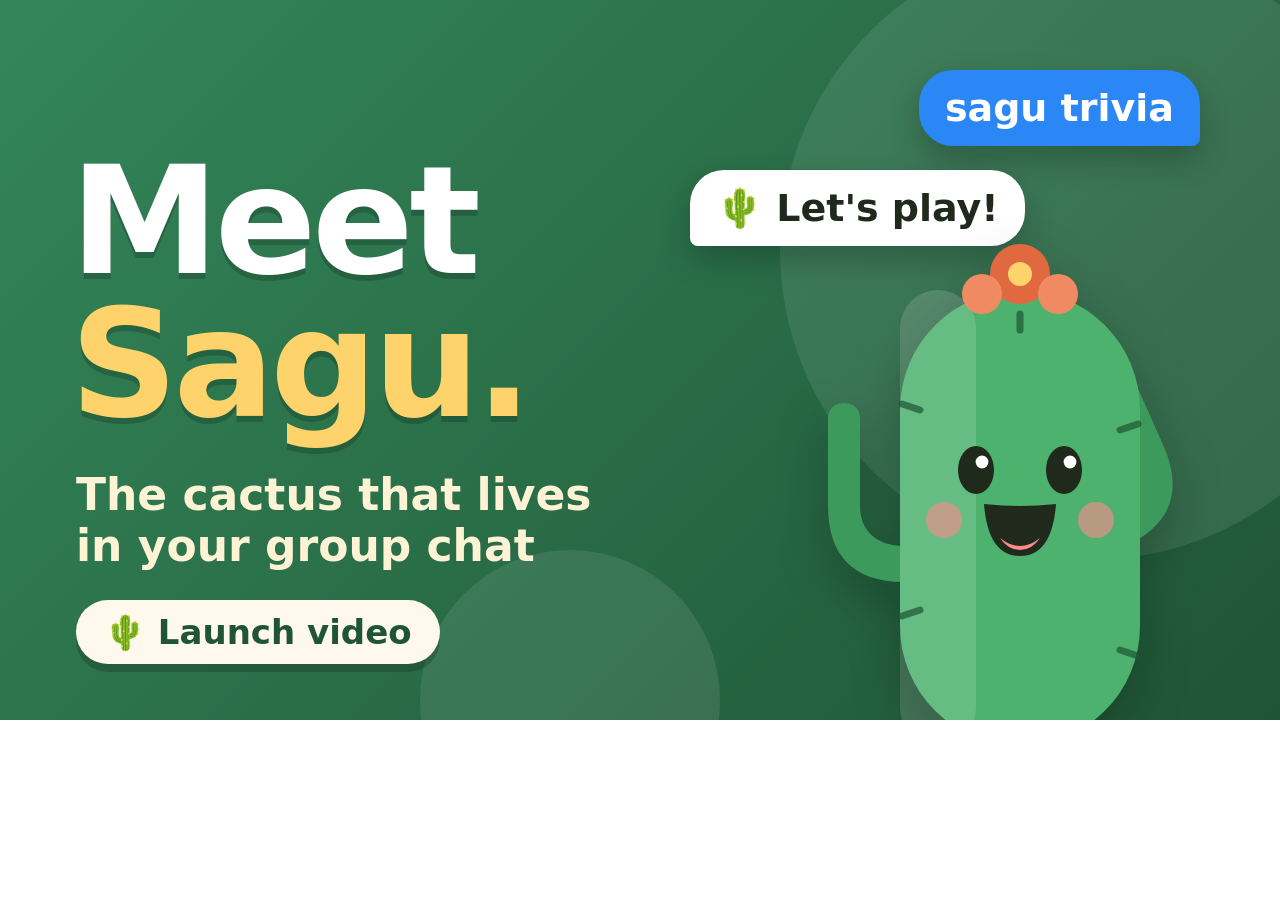
<file: video/thumbnail.html>
<!doctype html><html><head><meta charset="utf-8"><style>
*{box-sizing:border-box}body{margin:0}
#t{position:relative;width:1280px;height:720px;overflow:hidden;background:linear-gradient(135deg,#34865a,#1f5535);font-family:ui-rounded,"Nunito","Avenir Next",system-ui,sans-serif;color:#fff}
.b{position:absolute;border-radius:50%;background:#fff;opacity:.09}
h1{position:absolute;left:70px;top:150px;margin:0;font-size:150px;line-height:.95;letter-spacing:-.03em;font-weight:900;text-shadow:0 6px 0 rgba(0,0,0,.18)}
h1 em{font-style:normal;color:#ffd36b}
.sub{position:absolute;left:76px;top:470px;font-size:44px;font-weight:800;color:#fff3d6;line-height:1.15}
.tag{position:absolute;left:76px;top:600px;background:#fff8ec;color:#1f5535;font-weight:800;font-size:34px;padding:12px 28px;border-radius:999px;box-shadow:0 8px 0 rgba(0,0,0,.18)}
.bub{position:absolute;padding:16px 26px;border-radius:34px;font-size:38px;font-weight:700;box-shadow:0 14px 30px rgba(0,0,0,.22)}
.me{background:#2b86f6;color:#fff;border-bottom-right-radius:8px;right:80px;top:70px}
.them{background:#fff;color:#1f2a1c;border-bottom-left-radius:8px;left:690px;top:170px}
svg{position:absolute;left:760px;top:190px;width:520px;height:600px;filter:drop-shadow(0 20px 24px rgba(0,0,0,.25))}
</style></head><body><div id="t">
<div class="b" style="width:620px;height:620px;right:-120px;top:-60px"></div><div class="b" style="width:300px;height:300px;left:420px;bottom:-130px"></div>
<h1>Meet<br><em>Sagu.</em></h1>
<div class="sub">The cactus that lives<br>in your group chat</div>
<div class="tag">🌵 Launch video</div>
<div class="bub me">sagu trivia</div>
<div class="bub them">🌵 Let's play!</div>
<svg viewBox="0 0 260 300"><ellipse cx="130" cy="284" rx="70" ry="11" fill="#000" opacity=".2"/>
 <path d="M72 196c-26 0-38-14-38-38v-44c0-10 16-10 16 0v44c0 12 8 20 22 20z" fill="#3b9a5c"/>
 <g transform="rotate(-24 190 190)"><path d="M188 176c26 0 38-14 38-38V84c0-10-16-10-16 0v54c0 12-8 20-22 20z" fill="#3b9a5c"/></g>
 <rect x="70" y="50" width="120" height="228" rx="60" fill="#4cb26e"/><rect x="70" y="50" width="38" height="228" rx="19" fill="#fff" opacity=".14"/>
 <g stroke="#1f5535" stroke-width="3.5" stroke-linecap="round" opacity=".7"><path d="M80 110l-9-3M80 210l-9 3M180 120l9-3M180 230l9 3M130 70v-8"/></g>
 <circle cx="130" cy="42" r="15" fill="#e0693f"/><circle cx="111" cy="52" r="10" fill="#f08a62"/><circle cx="149" cy="52" r="10" fill="#f08a62"/><circle cx="130" cy="42" r="6" fill="#ffd36b"/>
 <ellipse cx="108" cy="140" rx="9" ry="12" fill="#1f2a1c"/><ellipse cx="152" cy="140" rx="9" ry="12" fill="#1f2a1c"/><circle cx="111" cy="136" r="3.2" fill="#fff"/><circle cx="155" cy="136" r="3.2" fill="#fff"/>
 <circle cx="92" cy="165" r="9" fill="#ff8a8a" opacity=".6"/><circle cx="168" cy="165" r="9" fill="#ff8a8a" opacity=".6"/>
 <path d="M112 157q18 2 36 0q-2 26-18 26t-18-26z" fill="#1f2a1c"/><path d="M120 174q10 8 20 0q-4 6-10 6t-10-6z" fill="#ff8a8a"/></svg>
</div></body></html>
</file>
<file: site/style.css>
:root{--bg:#fff8ec;--ink:#1f2a1c;--muted:#5d6b57;--green:#2f7a4b;--green-d:#1f5535;--sand:#f3e4c4;--clay:#e0693f;--card:#ffffff;--line:#e8d9b8;--bubble:#e9e9ee;--blue:#2b86f6}
@media (prefers-color-scheme:dark){:root{--bg:#141a12;--ink:#f1ecdc;--muted:#a3b09b;--green:#5fc283;--green-d:#8fe0aa;--sand:#222b1e;--clay:#ff8a5c;--card:#1b231a;--line:#2e3a2a;--bubble:#2c2f2a}}
*{box-sizing:border-box}html{scroll-behavior:smooth}
body{margin:0;background:var(--bg);color:var(--ink);font:17px/1.6 ui-rounded,"Nunito","Avenir Next",system-ui,sans-serif}
a{color:var(--green)}code,pre{font-family:ui-monospace,SFMono-Regular,Menlo,monospace}
.wrap{max-width:1040px;margin:0 auto;padding:0 20px}
nav{display:flex;align-items:center;justify-content:space-between;padding:18px 0}
nav .logo{font-weight:800;font-size:22px;text-decoration:none;color:var(--ink)}nav a.l{margin-left:20px;text-decoration:none;color:var(--muted);font-weight:600}
nav a.l:hover{color:var(--green)}
.hero{display:grid;grid-template-columns:1.1fr .9fr;gap:40px;align-items:center;padding:36px 0 60px}
h1{font-size:clamp(38px,6vw,64px);line-height:1.05;margin:0 0 16px;letter-spacing:-.02em}h1 em{color:var(--green);font-style:normal}
.lead{font-size:20px;color:var(--muted);max-width:34em}
.btn{display:inline-block;background:var(--green);color:#fff;padding:13px 22px;border-radius:999px;font-weight:700;text-decoration:none;margin:10px 10px 0 0}
.btn.alt{background:transparent;color:var(--green);border:2px solid var(--green)}
.btn:hover{transform:translateY(-1px)}
.phone{background:var(--card);border:1px solid var(--line);border-radius:28px;padding:16px;box-shadow:0 18px 40px rgba(60,40,0,.12)}
.phone h4{margin:0 0 8px;text-align:center;font-size:13px;color:var(--muted);font-weight:700}
.chat{height:340px;overflow-y:auto;display:flex;flex-direction:column;gap:6px;padding:6px}
.msg{max-width:80%;padding:8px 13px;border-radius:18px;font-size:15px;line-height:1.35;white-space:pre-wrap}
.msg.them{background:var(--bubble);align-self:flex-start;border-bottom-left-radius:5px}
.msg.me{background:var(--blue);color:#fff;align-self:flex-end;border-bottom-right-radius:5px}
.msg b{display:block;font-size:11px;opacity:.7;margin-bottom:2px}
.send{display:flex;gap:8px;margin-top:10px}.send input{flex:1;border:1px solid var(--line);border-radius:999px;padding:10px 14px;font:inherit;background:var(--bg);color:var(--ink)}
.send button{border:0;background:var(--green);color:#fff;border-radius:999px;padding:0 18px;font-weight:700;cursor:pointer}
.chips{display:flex;flex-wrap:wrap;gap:6px;margin-top:8px}.chips button{border:1px solid var(--line);background:var(--sand);color:var(--ink);border-radius:999px;padding:4px 11px;font-size:13px;cursor:pointer}
.note{font-size:12px;color:var(--muted);text-align:center;margin-top:8px}
section{padding:46px 0}h2{font-size:34px;margin:0 0 8px;letter-spacing:-.01em}.sub{color:var(--muted);margin:0 0 26px}
.grid{display:grid;grid-template-columns:repeat(auto-fit,minmax(240px,1fr));gap:16px}
.card{background:var(--card);border:1px solid var(--line);border-radius:20px;padding:22px}
.card h3{margin:0 0 6px;font-size:19px}.card p{margin:0;color:var(--muted);font-size:15.5px}.emoji{font-size:30px}
.band{background:var(--sand);border-radius:28px;padding:34px;margin:10px 0}
.steps{counter-reset:s;display:grid;gap:14px;padding:0;list-style:none}
.steps li{counter-increment:s;background:var(--card);border:1px solid var(--line);border-radius:16px;padding:16px 18px 16px 62px;position:relative}
.steps li:before{content:counter(s);position:absolute;left:16px;top:14px;width:32px;height:32px;border-radius:50%;background:var(--green);color:#fff;font-weight:800;display:grid;place-items:center}
pre{background:#1d261b;color:#e8f3df;border-radius:14px;padding:14px 16px;overflow:auto;font-size:14px}
:not(pre)>code{background:var(--sand);padding:1px 6px;border-radius:6px;font-size:.9em}
table{border-collapse:collapse;width:100%;font-size:15.5px}td,th{border-bottom:1px solid var(--line);padding:9px 8px;text-align:left;vertical-align:top}th{color:var(--muted);font-size:13px;text-transform:uppercase;letter-spacing:.05em}
footer{padding:40px 0 60px;color:var(--muted);font-size:14px;text-align:center}
.docs{display:grid;grid-template-columns:200px 1fr;gap:40px;padding-bottom:60px}.toc{position:sticky;top:16px;align-self:start;display:grid;gap:6px}.toc a{text-decoration:none;color:var(--muted);font-weight:600}.toc a:hover{color:var(--green)}
.docs h2{margin-top:34px;border-top:1px solid var(--line);padding-top:26px}.docs h2:first-child{border:0;margin-top:0;padding:0}
.warn{background:var(--sand);border-left:5px solid var(--clay);border-radius:10px;padding:12px 16px;margin:16px 0}
@media(max-width:760px){.hero{grid-template-columns:1fr}.docs{grid-template-columns:1fr}.toc{position:static;grid-auto-flow:column;overflow:auto}}
</file>
